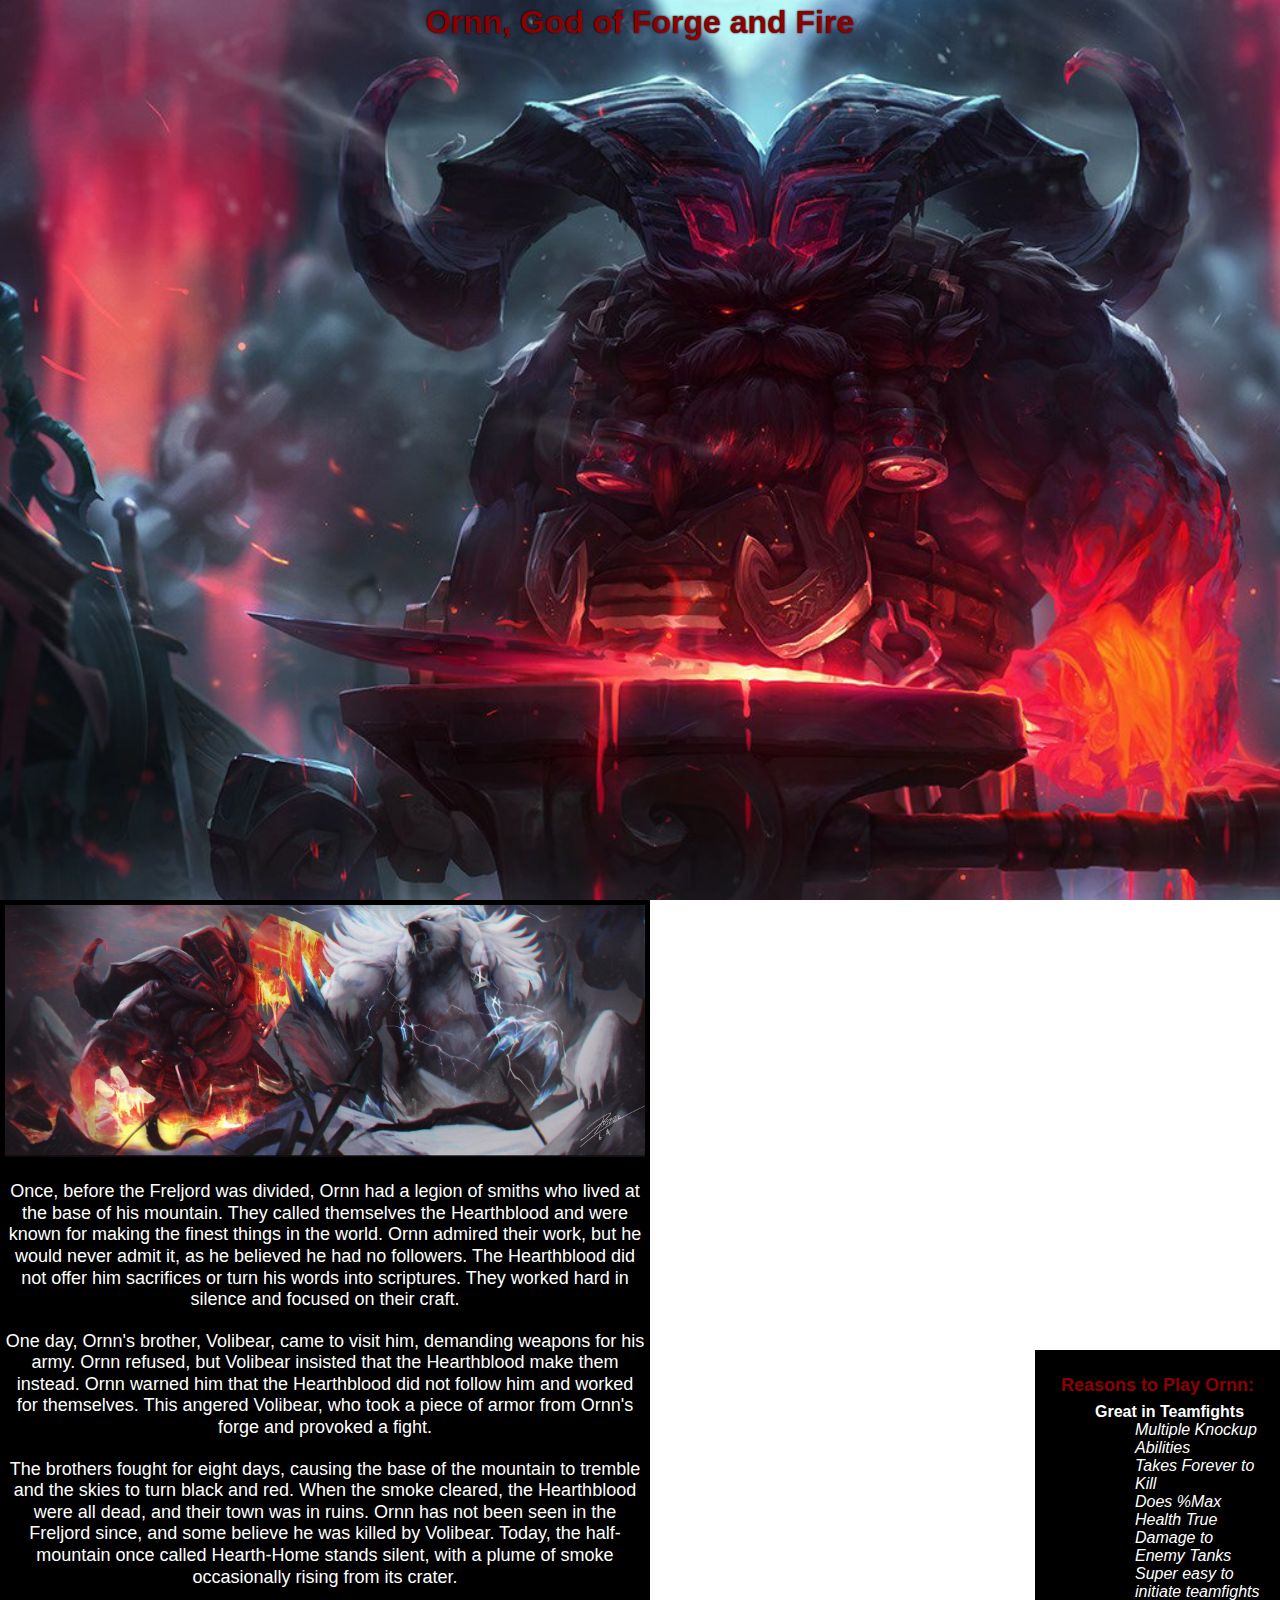
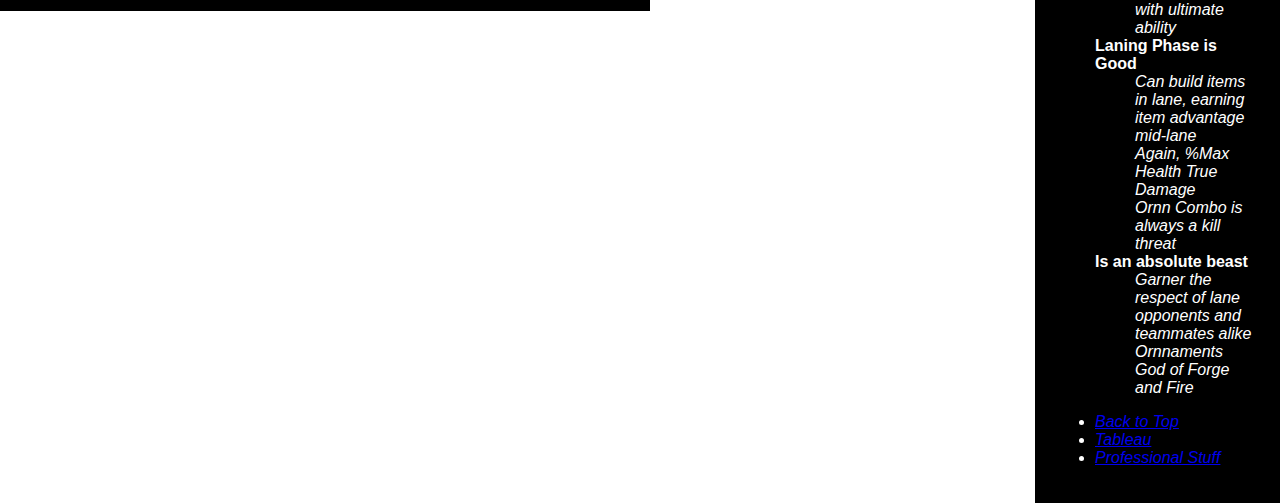
<file: scratch.html>
<!DOCTYPE html>
<html lang="en">
<head>
    <meta charset="UTF-8">
    <meta http-equiv="X-UA-Compatible" content="IE=edge">
    <meta name="viewport" content="width=device-width, initial-scale=1.0">
    <title>Ornn, God of Forge and Fire</title>
    <link rel="stylesheet" type="text/css" href="css/scratchstyles.css">
        <style>
            body{
                background-image:url("images/Ornn.jpg");
                background-repeat: no-repeat;
                background-size: cover;
                background-attachment: fixed;
            }
        </style>
</head>
<body>
    <body id="top">
    <h1>Ornn, God of Forge and Fire</h1>
    <div class="black-box">
        <img src="images/OrnnVSVolibear.jpg" alt="Ornn battles Volibear">
        <p>Once, before the Freljord was divided, Ornn had a legion of smiths who lived at the base of his mountain. They called themselves the Hearthblood and were known for making the finest things in the world. Ornn admired their work, but he would never admit it, as he believed he had no followers. The Hearthblood did not offer him sacrifices or turn his words into scriptures. They worked hard in silence and focused on their craft.</p>
        <p>One day, Ornn's brother, Volibear, came to visit him, demanding weapons for his army. Ornn refused, but Volibear insisted that the Hearthblood make them instead. Ornn warned him that the Hearthblood did not follow him and worked for themselves. This angered Volibear, who took a piece of armor from Ornn's forge and provoked a fight.</p>
        <p>The brothers fought for eight days, causing the base of the mountain to tremble and the skies to turn black and red. When the smoke cleared, the Hearthblood were all dead, and their town was in ruins. Ornn has not been seen in the Freljord since, and some believe he was killed by Volibear. Today, the half-mountain once called Hearth-Home stands silent, with a plume of smoke occasionally rising from its crater.</p>
    </div>
    <div class="right-video">
        <iframe width="560" height="315" src="https://www.youtube.com/embed/x1oEGprsd-o" frameborder="0" allow="accelerometer; autoplay; clipboard-write; encrypted-media; gyroscope; picture-in-picture" allowfullscreen></iframe>
    </div>
    <div class="right-box">
        <h2>Reasons to Play Ornn:</h2>
            <ol>
                Great in Teamfights
                <ul>Multiple Knockup Abilities</ul>
                <ul>Takes Forever to Kill</ul>
                <ul>Does %Max Health True Damage to Enemy Tanks</ul>
                <ul>Super easy to initiate teamfights with ultimate ability</ul>
                Laning Phase is Good
                <ul>Can build items in lane, earning item advantage mid-lane</ul>
                <ul>Again, %Max Health True Damage</ul>
                <ul>Ornn Combo is always a kill threat</ul>
                Is an absolute beast
                <ul>Garner the respect of lane opponents and teammates alike</ul>
                <ul>Ornnaments</ul>
                <ul>God of Forge and Fire</ul>
            </ol>
            <ul>
                <li><a href="#top">Back to Top</a></li>
                <li><a href="tableau.html">Tableau</a></li>
                <li><a href="index.html">Professional Stuff</a></li>
            </ul>
    </div>    
</body>
</html>
</file>
<file: css/scratchstyles.css>
h1{
    text-align: center;
    font-weight: bold;
    font-family: Arial, Helvetica, sans-serif;
    font-size: 32px;
    text-shadow: 0 0 2px black;
    color: darkred;
    line-height: .09em;
}
h2{
    text-align: center;
    font-weight: bold;
    font-family: Arial, Helvetica, sans-serif;
    font-size: 18px;
    text-shadow: 0 0 2px black;
    color: darkred;
    line-height: .09em;
}
ol{
    font-family: Arial, Helvetica, sans-serif;
    font-size: 14;
    color: white;
    font-weight: bold;
}
ul{
    font-family: Arial, Helvetica, sans-serif;
    font-size: 12;
    color: white;
    font-style: italic;
    font-weight: normal;
}
.black-box {
    background-color: black;
    padding: 20px;
    text-align: center;
    max-width: 50%;
}
  
.black-box img {
    max-width: 100%;
}
  
.black-box p {
    color: white;
    font-size: 18px;
    font-family: Arial, sans-serif;
    margin-top: 20px;
}  
.black-box {
    position: absolute;
    top: 100vh;
    left: 0;
    width: 100%;
    background-color: black;
    padding: 5px;
    text-align: center;
}
p{
    max-width: 100%;
    font-size: 16px;
    line-height: 1.2;
}
.right-video {
    float: right;
    width: calc(50% - 20px);
    position: absolute;
    top: 100vh;
    left: 115vh;
}
.right-box{
    background-color: black;
    padding: 20px;
    text-align: left;
    max-width: 50%;
}
.right-box{
    position:absolute;
    top: 150vh;
    left: 115vh;
    width: calc(50%-20px);
    float: right;
}
</file>
